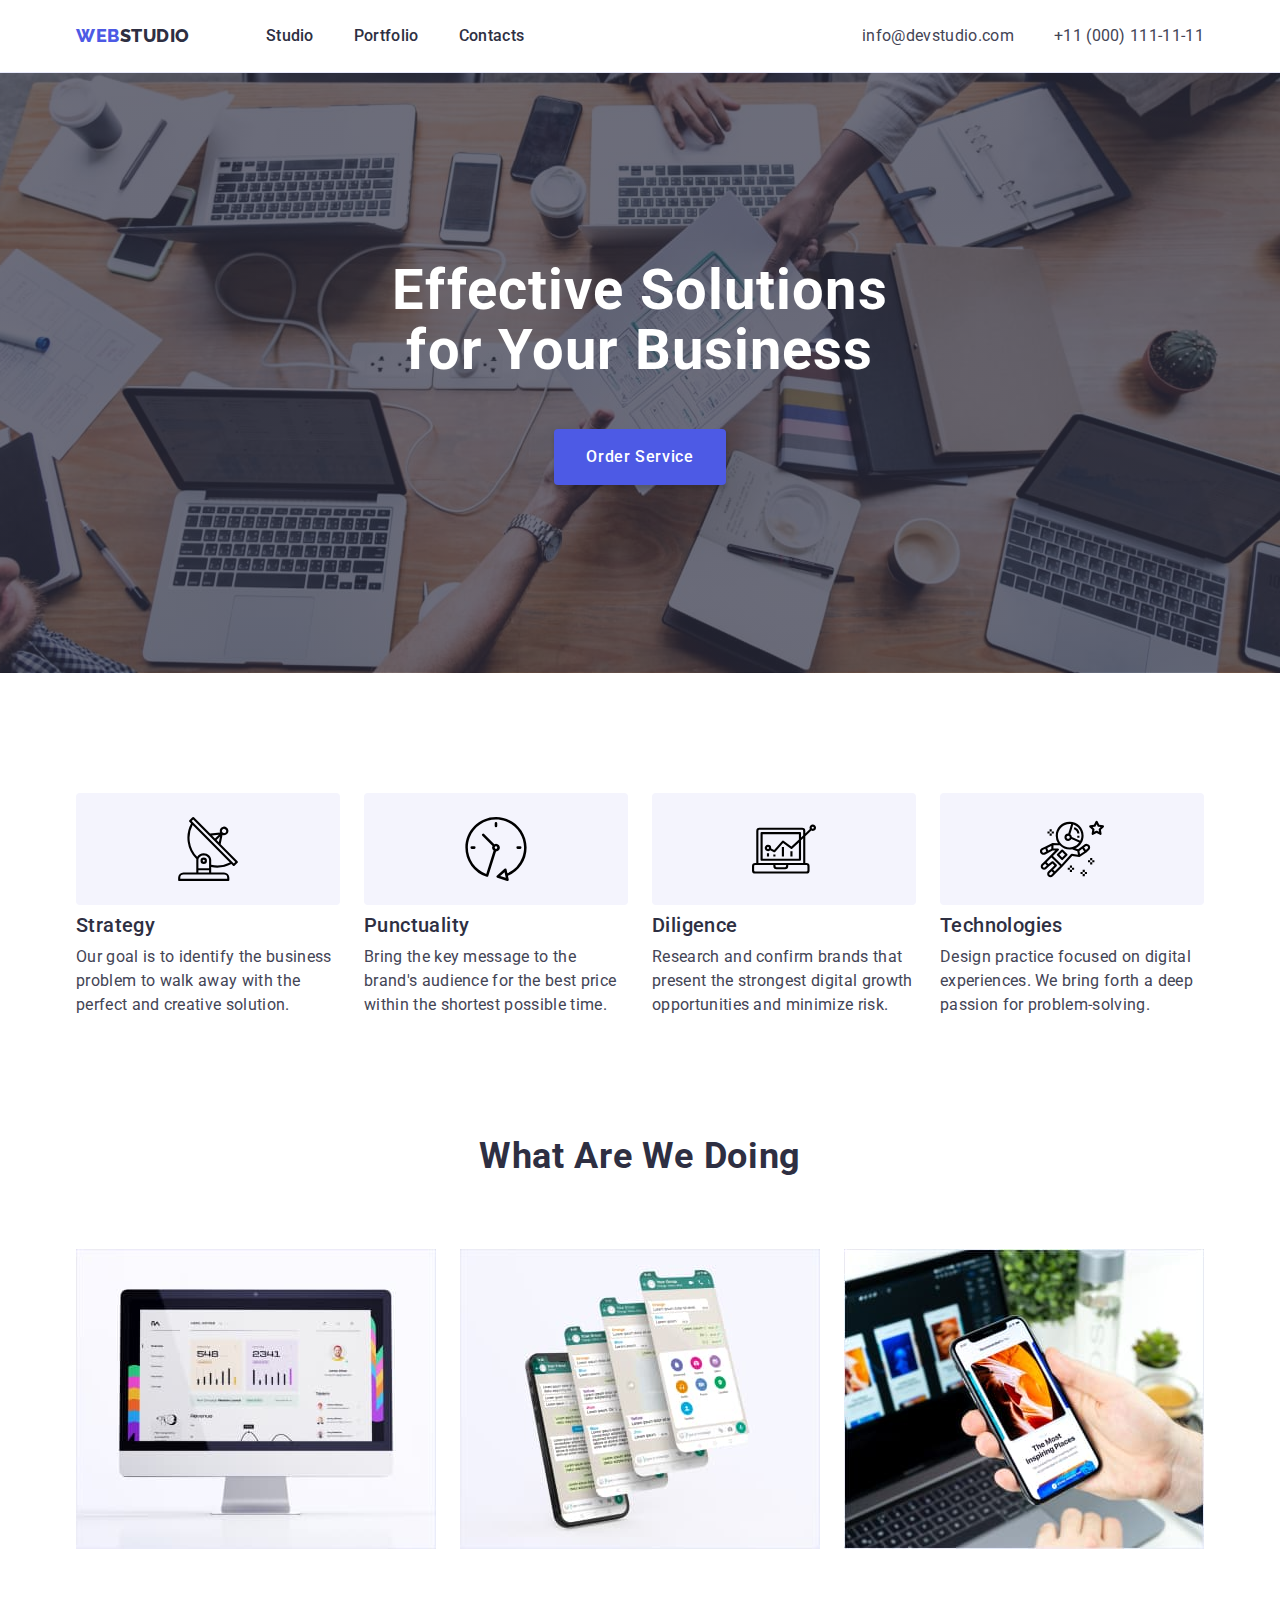
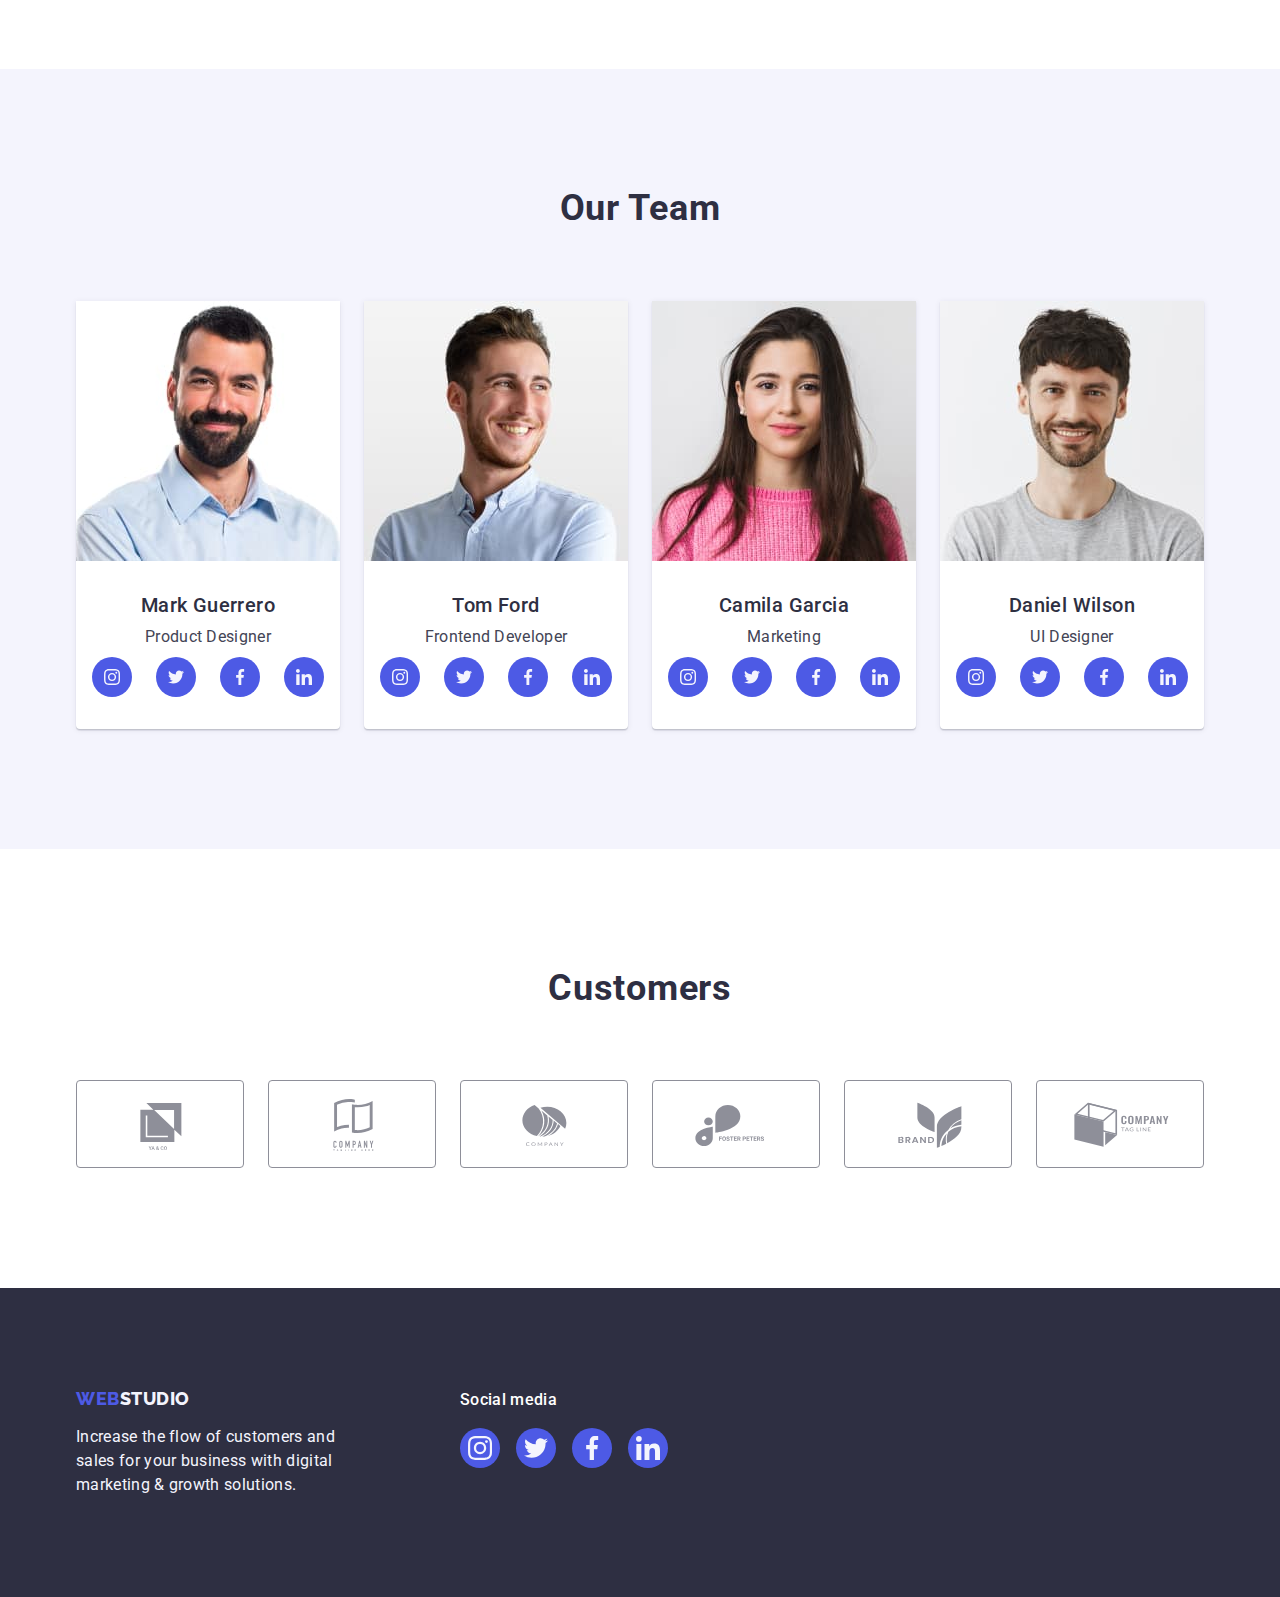
<file: index.html>
<!DOCTYPE html>
<html lang="en">
  <head>
    <meta charset="UTF-8" />
    <meta http-equiv="X-UA-Compatible" content="IE=edge" />
    <meta name="viewport" content="width=device-width, initial-scale=1.0" />
    <title>WebStudio</title>
    <link rel="preconnect" href="https://fonts.googleapis.com" />
    <link rel="preconnect" href="https://fonts.gstatic.com" crossorigin />
    <link
      href="https://fonts.googleapis.com/css2?family=Raleway:wght@800&family=Roboto:wght@400;500;700;900&display=swap"
      rel="stylesheet"
    />
    <link
      rel="stylesheet"
      href="https://cdn.jsdelivr.net/npm/modern-normalize@1.1.0/modern-normalize.min.css"
    />
    <link rel="stylesheet" href="./css/styles.css" />
  </head>
  <body>
    <!-- HEADER  -->
    <header class="page-header">
      <div class="container page-header-container">
      <nav class="page-navigation">
        <a class="logo-link logo-link-header link" href="./index.html">Web<span class="logo-part">Studio</span></a>
        <ul class="menu list">
          <li class="menu-item"><a class="menu-link link" href="./index.html">Studio</a>
          </li>
          <li class="menu-item"><a class="menu-link link" href="./portfolio.html">Portfolio</a></li>
          <li class="menu-item"><a class="menu-link link" href="">Contacts</a></li>
        </ul>
      </nav>
      <address class="address">
        <ul class="menu list">
          <li class="menu-address-mail"><a class="contact-info link" href="mailto:info@devstudio.com">info@devstudio.com</a></li>
          <li class="menu-address-tel"><a class="contact-info link" href="tel:+110001111111">+11 (000) 111-11-11</a>
          </li>
        </ul>
      </address>
    </div>
    </header>
    <!-- MAIN  -->
    <main>

      <!-- HERO  -->

      <section class="hero">
        <div class="container">
        <h1 class="main-title">Effective Solutions for Your Business</h1>
        <button class="hero-btn" type="button">Order Service</button>
      </div>
      </section>

      <!-- Benefits  -->

      <section class="section-benefits section">
        <div class="container">
        <h2 class="header-two visually-hidden">Benefits</h2>
        <ul class="benefits-section-list list">
          <li class="benefits-section-item">
            <div class="our-benefits-icon">
            <svg class="our-benefits-svg" width="64" height="64">
              <use href="./images/icons.svg#icon-antenna"></use>
            </svg>
          </div>
            <h3 class="header-three">Strategy</h3>
            <p class="description">
              Our goal is to identify the business problem to walk away with the
              perfect and creative solution.
            </p>
          </li>
          <li class="benefits-section-item">
            <div class="our-benefits-icon">
            <svg class="our-benefits-svg" width="64" height="64">
              <use href="./images/icons.svg#icon-clock"></use>
            </svg>
          </div>
            <h3 class="header-three">Punctuality</h3>
            <p class="description">
              Bring the key message to the brand's audience for the best price
              within the shortest possible time.
            </p>
          </li>
          <li class="benefits-section-item">
            <div class="our-benefits-icon">
            <svg class="our-benefits-svg" width="64" height="64">
              <use href="./images/icons.svg#icon-diagram"></use>
            </svg>
          </div>
            <h3 class="header-three">Diligence</h3>
            <p class="description">
              Research and confirm brands that present the strongest digital
              growth opportunities and minimize risk.
            </p>
          </li>
          <li class="benefits-section-item">
            <div class="our-benefits-icon">
            <svg class="our-benefits-svg" width="64" height="64">
              <use href="./images/icons.svg#icon-astronaut"></use>
            </svg>
          </div>
            <h3 class="header-three">Technologies</h3>
            <p class="description">
              Design practice focused on digital experiences. We bring forth a
              deep passion for problem-solving.
            </p>
          </li>
        </ul>
      </div>
      </section>

      <!-- OUR WORKS  -->

      <section class="section-works">
        <div class="container">
        <h2 class="header-two">What are we doing</h2>
        <ul class="section-works-list list">
          <li class="section-works-list-item">
            <img class="image-works"
              src="./images/img-1.jpg"
              alt="pictue of a computer screen"
              width="360"
              height="300"
            />
          </li>
          <li class="section-works-list-item">
            <img class="image-works"
              src="./images/img-2.jpg"
              alt="pictue of a mobile phone"
              width="360"
              height="300"
            />
          </li>
          <li class="section-works-list-item">
            <img class="image-works"
              src="./images/img-3.jpg"
              alt="pictue of a laptop and a hand holding a mobile phone"
              width="360"
              height="300"
            />
          </li>
        </ul>
      </div>
      </section>

      <!-- OUR EMPLOYEES  -->
      
      <section class="section-employees section">
        <div class="container">
        <h2 class="header-two">Our Team</h2>
        <ul class="section-employee-list list">
          <li class="section-employee-list-item">
            <img class="image-employee"
              src="./images/mark-guerrero.jpg"
              alt="picture of a male employee"
              width="264"
              height="260"
            />
            <div class="employee-card-content">
            <h3 class="header-three header-three-align">Mark Guerrero</h3>
            <p class="description description-align">Product Designer</p>
            <ul class="sm-employees-list list">
              <li class="sm-employees-list-item">
                <a class="sm-list-link" href="">
                  <svg class="sm-list-icon" width="16" height="16">
                    <use href="./images/icons.svg#icon-instagram"></use>
                  </svg>
                </a>
              </li>
              <li class="sm-employees-list-item">
                <a class="sm-list-link" href="">
                  <svg class="sm-list-icon" width="16" height="16">
                    <use href="./images/icons.svg#icon-twitter"></use>
                  </svg>
                </a>
              </li>
              <li class="sm-employees-list-item">
                <a class="sm-list-link" href="">
                  <svg class="sm-list-icon" width="16" height="16">
                    <use href="./images/icons.svg#icon-facebook"></use>
                  </svg>
                </a>
              </li>
              <li class="sm-employees-list-item">
                <a class="sm-list-link" href="">
                  <svg class="sm-list-icon" width="16" height="16">
                    <use href="./images/icons.svg#icon-linkedin"></use>
                  </svg>
                </a>
              </li>
            </ul>
          </div>
          </li>
          <li class="section-employee-list-item">
            <img class="image-employee"
              src="./images/tom-ford.jpg"
              alt="picture of a male employee"
              width="264"
              height="260"
            />
            <div class="employee-card-content">
            <h3 class="header-three header-three-align">Tom Ford</h3>
            <p class="description description-align">Frontend Developer</p>
            <ul class="sm-employees-list list">
              <li class="sm-employees-list-item">
                <a class="sm-list-link" href="">
                  <svg class="sm-list-icon" width="16" height="16">
                    <use href="./images/icons.svg#icon-instagram"></use>
                  </svg>
                </a>
              </li>
              <li class="sm-employees-list-item">
                <a class="sm-list-link" href="">
                  <svg class="sm-list-icon" width="16" height="16">
                    <use href="./images/icons.svg#icon-twitter"></use>
                  </svg>
                </a>
              </li>
              <li class="sm-employees-list-item">
                <a class="sm-list-link" href="">
                  <svg class="sm-list-icon" width="16" height="16">
                    <use href="./images/icons.svg#icon-facebook"></use>
                  </svg>
                </a>
              </li>
              <li class="sm-employees-list-item">
                <a class="sm-list-link" href="">
                  <svg class="sm-list-icon" width="16" height="16">
                    <use href="./images/icons.svg#icon-linkedin"></use>
                  </svg>
                </a>
              </li>
            </ul>
          </div>
          </li>
          <li class="section-employee-list-item">
            <img class="image-employee"
              src="./images/camila-garcia.jpg"
              alt="picture of a female employee"
              width="264"
              height="260"
            />
            <div class="employee-card-content">
            <h3 class="header-three header-three-align">Camila Garcia</h3>
            <p class="description description-align">Marketing</p>
            <ul class="sm-employees-list list">
              <li class="sm-employees-list-item">
                <a class="sm-list-link" href="">
                  <svg class="sm-list-icon" width="16" height="16">
                    <use href="./images/icons.svg#icon-instagram"></use>
                  </svg>
                </a>
              </li>
              <li class="sm-employees-list-item">
                <a class="sm-list-link" href="">
                  <svg class="sm-list-icon" width="16" height="16">
                    <use href="./images/icons.svg#icon-twitter"></use>
                  </svg>
                </a>
              </li>
              <li class="sm-employees-list-item">
                <a class="sm-list-link" href="">
                  <svg class="sm-list-icon" width="16" height="16">
                    <use href="./images/icons.svg#icon-facebook"></use>
                  </svg>
                </a>
              </li>
              <li class="sm-employees-list-item">
                <a class="sm-list-link" href="">
                  <svg class="sm-list-icon" width="16" height="16">
                    <use href="./images/icons.svg#icon-linkedin"></use>
                  </svg>
                </a>
              </li>
            </ul>
          </div>
          </li>
          <li class="section-employee-list-item">
            <img class="image-employee"
              src="./images/daniel-wilson.jpg"
              alt="picture of a male employee"
              width="264"
              height="260"
            />
            <div class="employee-card-content">
            <h3 class="header-three header-three-align">Daniel Wilson</h3>
            <p class="description description-align">UI Designer</p>
            <ul class="sm-employees-list list">
              <li class="sm-employees-list-item">
                <a class="sm-list-link" href="">
                  <svg class="sm-list-icon" width="16" height="16">
                    <use href="./images/icons.svg#icon-instagram"></use>
                  </svg>
                </a>
              </li>
              <li class="sm-employees-list-item">
                <a class="sm-list-link" href="">
                  <svg class="sm-list-icon" width="16" height="16">
                    <use href="./images/icons.svg#icon-twitter"></use>
                  </svg>
                </a>
              </li>
              <li class="sm-employees-list-item">
                <a class="sm-list-link" href="">
                  <svg class="sm-list-icon" width="16" height="16">
                    <use href="./images/icons.svg#icon-facebook"></use>
                  </svg>
                </a>
              </li>
              <li class="sm-employees-list-item">
                <a class="sm-list-link" href="">
                  <svg class="sm-list-icon" width="16" height="16">
                    <use href="./images/icons.svg#icon-linkedin"></use>
                  </svg>
                </a>
              </li>
            </ul>
          </div>
          </li>
        </ul>
      </div>
      </section>

        <!-- CUSTOMERS -->

      <section class="customers section">
        <div class="container">
        <h2 class="header-two header-two-customers-section">Customers</h2>
        <ul class="customers-list list">
                   
          <li class="customers-list-item">
              <a href="" class="customers-list-link">
              <svg class="customers-icon" width="104" height="56">
                <use href="./images/icons.svg#icon-Logo-1"></use>
              </svg>
            </a>
          </li>
              
          <li class="customers-list-item">
              <a href="" class="customers-list-link">
              <svg class="customers-icon" width="104" height="56">
                <use href="./images/icons.svg#icon-Logo-2"></use>
              </svg>
            </a>
          </li>

          <li class="customers-list-item">
              <a href="" class="customers-list-link">
              <svg class="customers-icon" width="104" height="56">
                <use href="./images/icons.svg#icon-Logo-3"></use>
              </svg>
            </a>
          </li>

          <li class="customers-list-item">
            <a href="" class="customers-list-link">
              <svg class="customers-icon" width="104" height="56">
                <use href="./images/icons.svg#icon-Logo-4"></use>
              </svg>
            </a>
          </li>
          
          <li class="customers-list-item">
           <a href="" class="customers-list-link">
              <svg class="customers-icon" width="104" height="56">
                <use href="./images/icons.svg#icon-Logo-5"></use>
              </svg>
            </a>
          </li>

          <li class="customers-list-item">
              <a href="" class="customers-list-link">
              <svg class="customers-icon" width="104" height="56">
                <use href="./images/icons.svg#icon-Logo-6"></use>
              </svg>
            </a>
             </li>
          
        </ul>
      </div>
      </section>
    </main>


    <!-- FOOTER  -->

    <footer class="footer">
      <div class="container footer-container">
        <div class="block-one-footer">
        <a class="link logo-link logo-link-footer" href="./index.html"
        >Web<span class="logo-part-footer">Studio</span></a>
      <p class="description description-footer">
        Increase the flow of customers and sales for your business with digital
        marketing & growth solutions.
      </p>
    </div>
        <div class="block-two-footer">
    <p class="social-media-footer">Social media</p>
    <ul class="sm-footer list">
      <li class="sm-footer-item">
        <a href="" class="sm-footer-link sm-list-link">
          <svg class="sm-footer-icon sm-list-icon" width="24" height="24">
            <use href="./images/icons.svg#icon-instagram"></use>
          </svg>
        </a>
      </li>
      <li class="sm-footer-item">
        <a href="" class="sm-footer-link sm-list-link">
          <svg class="sm-footer-icon sm-list-icon" width="24" height="24">
            <use href="./images/icons.svg#icon-twitter"></use>
          </svg>
        </a>
      </li>
      <li class="sm-footer-item">
        <a href="" class="sm-footer-link sm-list-link">
          <svg class="sm-footer-icon sm-list-icon" width="24" height="24">
            <use href="./images/icons.svg#icon-facebook"></use>
          </svg>
        </a>
      </li>
      <li class="sm-footer-item">
        <a href="" class="sm-footer-link sm-list-link">
          <svg class="sm-footer-icon sm-list-icon" width="24" height="24">
            <use href="./images/icons.svg#icon-linkedin"></use>
          </svg>
        </a>
      </li>
    </ul>
  </div>
  </div>
     </footer>
  </body>
</html>
</file>
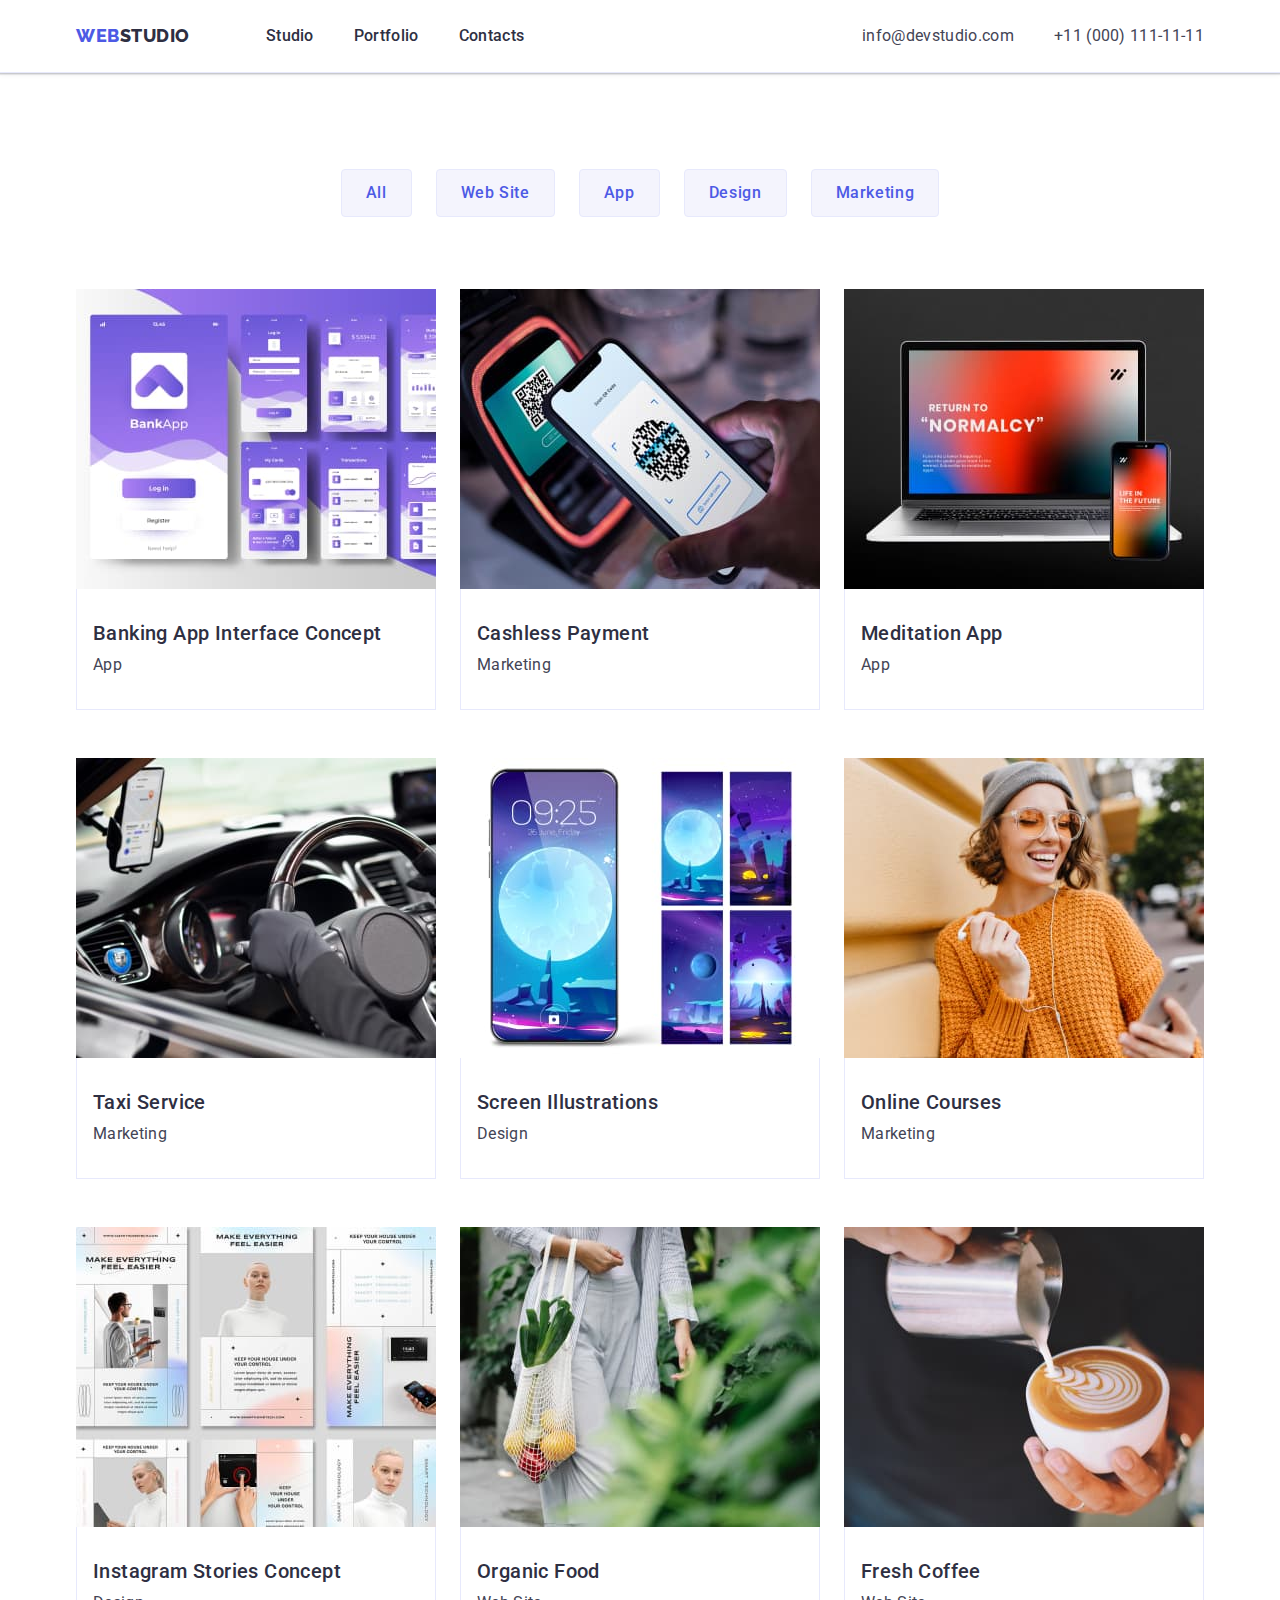
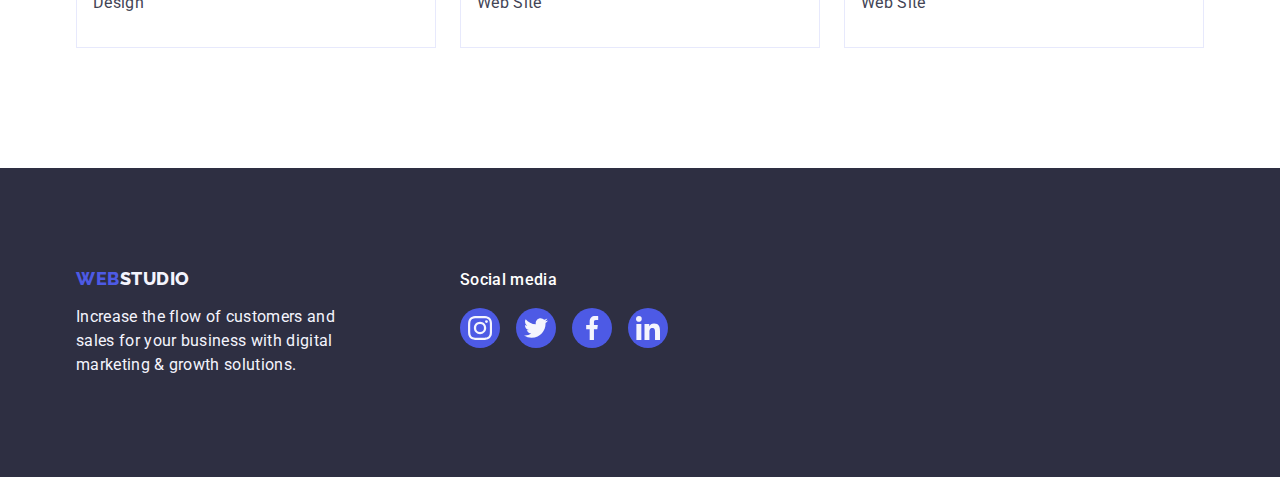
<file: portfolio.html>
<!DOCTYPE html>
<html lang="en">
  <head>
    <meta charset="UTF-8" />
    <meta http-equiv="X-UA-Compatible" content="IE=edge" />
    <meta name="viewport" content="width=device-width, initial-scale=1.0" />
    <title>Document</title>
    <link rel="preconnect" href="https://fonts.googleapis.com" />
    <link rel="preconnect" href="https://fonts.gstatic.com" crossorigin />
    <link
      href="https://fonts.googleapis.com/css2?family=Raleway:wght@800&family=Roboto:wght@400;500;700;900&display=swap"
      rel="stylesheet"
    />
    <link
      rel="stylesheet"
      href="https://cdn.jsdelivr.net/npm/modern-normalize@1.1.0/modern-normalize.min.css"
    />
    <link rel="stylesheet" href="./css/styles.css" />
  </head>
  <body>
    <!-- HEADER  -->
    <header class="page-header">
      <div class="container page-header-container">
      <nav class="page-navigation">
        <a class="logo-link logo-link-header link" href="./index.html">Web<span class="logo-part">Studio</span></a>
        <ul class="menu list">
          <li class="menu-item"><a class="menu-link link" href="./index.html">Studio</a>
          </li>
          <li class="menu-item"><a class="menu-link link" href="./portfolio.html">Portfolio</a></li>
          <li class="menu-item"><a class="menu-link link" href="">Contacts</a></li>
        </ul>
      </nav>
      <address class="address">
        <ul class="menu list">
          <li class="menu-address-mail"><a class="contact-info link" href="mailto:info@devstudio.com">info@devstudio.com</a></li>
          <li class="menu-address-tel"><a class="contact-info link" href="tel:+110001111111">+11 (000) 111-11-11</a>
          </li>
        </ul>
      </address>
    </div>
    </header>

    <!-- MAIN  -->
    <main>
      <section class="portfolio-services">
        <div class="container container-portfolio">
        <h1 class="main-title visually-hidden">Our Portfolio</h1>
          <ul class="portfolio-button-list list">
          <li class="portfolio-button-item">
            <button class="portfolio-button" type="button">All</button>
          </li>
          <li class="portfolio-button-item">
            <button class="portfolio-button" type="button">Web Site</button>
          </li>
          <li class="portfolio-button-item">
            <button class="portfolio-button" type="button">App</button>
          </li>
          <li class="portfolio-button-item">
            <button class="portfolio-button" type="button">Design</button>
          </li>
          <li class="portfolio-button-item">
            <button class="portfolio-button" type="button">Marketing</button>
          </li>
        </ul>

        <ul class="portfolio-services-list list">
          <li class="portfolio-services-list-item">
            <a class="link portfolio-link" href="">
              <img
                class="portfolio-image"
                src="./images/images-portfolio/row-1/banking-app.jpg"
                alt="visual sample of banking app"
                width="360"
                height="300"
              />
              <div class="portfolio-card-content">
              <h2 class="portfolio-heading-two">
                Banking App Interface Concept
              </h2>
              <p class="description">App</p>
            </div>
            </a>
          </li>
          <li class="portfolio-services-list-item">
            <a class="link portfolio-link" href="">
              <img
                class="portfolio-image"
                src="./images/images-portfolio/row-1/cashless-payment.jpg"
                alt="a man making payment via phone"
                width="360"
                height="300"
              />
              <div class="portfolio-card-content">
              <h2 class="portfolio-heading-two">Cashless Payment</h2>
              <p class="description">Marketing</p>
            </div>
            </a>
          </li>
          <li class="portfolio-services-list-item">
            <a class="link portfolio-link" href="">
              <img
                class="portfolio-image"
                src="./images/images-portfolio/row-1/meditation-app.jpg"
                alt="a picture of a laptop and a mobile phone"
                width="360"
                height="300"
              />
              <div class="portfolio-card-content">
              <h2 class="portfolio-heading-two">Meditation App</h2>
              <p class="description">App</p>
            </div>
            </a>
          </li>
          <li class="portfolio-services-list-item">
            <a class="link portfolio-link" href="">
              <img
                class="portfolio-image"
                src="./images/images-portfolio/row-2/taxi-service.jpg"
                alt="a picture of a steering wheel in a car"
                width="360"
                height="300"
              />
              <div class="portfolio-card-content">
              <h2 class="portfolio-heading-two">Taxi Service</h2>
              <p class="description">Marketing</p>
            </div>
            </a>
          </li>
          <li class="portfolio-services-list-item">
            <a class="link portfolio-link" href="">
              <img
                class="portfolio-image"
                src="./images/images-portfolio/row-2/screen-illustrations.jpg"
                alt="a picture showing different screen illustrations for a mobile phone"
                width="360"
                height="300"
              />
              <div class="portfolio-card-content">
              <h2 class="portfolio-heading-two">Screen Illustrations</h2>
              <p class="description">Design</p>
            </div>
            </a>
          </li>
          <li class="portfolio-services-list-item">
            <a class="link portfolio-link" href="">
              <img
                class="portfolio-image"
                src="./images/images-portfolio/row-2/online-courses.jpg"
                alt="a picture of woman holding her mobile phone"
                width="360"
                height="300"
              />
              <div class="portfolio-card-content">
              <h2 class="portfolio-heading-two">Online Courses</h2>
              <p class="description">Marketing</p>
            </div>
            </a>
          </li>
          <li class="portfolio-services-list-item">
            <a class="link portfolio-link" href="">
              <img
                class="portfolio-image"
                src="./images/images-portfolio/row-3/instagram-stories.jpg"
                alt="screenshots of instagram stories"
                width="360"
                height="300"
              />
              <div class="portfolio-card-content">
              <h2 class="portfolio-heading-two">Instagram Stories Concept</h2>
              <p class="description">Design</p>
            </div>
            </a>
          </li>
          <li class="portfolio-services-list-item">
            <a class="link portfolio-link" href="">
              <img
                class="portfolio-image"
                src="./images/images-portfolio/row-3/organic-food.jpg"
                alt="a woman carrying fresh vegetables and fruits"
                width="360"
                height="300"
              />
              <div class="portfolio-card-content">
              <h2 class="portfolio-heading-two">Organic Food</h2>
              <p class="description">Web Site</p>
            </div>
            </a>
          </li>
          <li class="portfolio-services-list-item">
            <a class="link portfolio-link" href="">
              <img
                class="portfolio-image"
                src="./images/images-portfolio/row-3/fresh-coffee.jpg"
                alt="a picture of a cup of coffee"
                width="360"
                height="300"
              />
              <div class="portfolio-card-content">
              <h2 class="portfolio-heading-two">Fresh Coffee</h2>
              <p class="description">Web Site</p>
            </div>
            </a>
          </li>
        </ul>
      </div>
      </section>
    </main>

    <!-- FOOTER  -->
    <footer class="footer">
      <div class="container footer-container">
        <div class="block-one-footer">
        <a class="link logo-link logo-link-footer" href="./index.html"
        >Web<span class="logo-part-footer">Studio</span></a>
      <p class="description description-footer">
        Increase the flow of customers and sales for your business with digital
        marketing & growth solutions.
      </p>
    </div>
        <div class="block-two-footer">
    <p class="social-media-footer">Social media</p>
    <ul class="sm-footer list">
      <li class="sm-footer-item">
        <a href="" class="sm-footer-link sm-list-link">
          <svg class="sm-footer-icon sm-list-icon" width="24" height="24">
            <use href="./images/icons.svg#icon-instagram"></use>
          </svg>
        </a>
      </li>
      <li class="sm-footer-item">
        <a href="" class="sm-footer-link sm-list-link">
          <svg class="sm-footer-icon sm-list-icon" width="24" height="24">
            <use href="./images/icons.svg#icon-twitter"></use>
          </svg>
        </a>
      </li>
      <li class="sm-footer-item">
        <a href="" class="sm-footer-link sm-list-link">
          <svg class="sm-footer-icon sm-list-icon" width="24" height="24">
            <use href="./images/icons.svg#icon-facebook"></use>
          </svg>
        </a>
      </li>
      <li class="sm-footer-item">
        <a href="" class="sm-footer-link sm-list-link">
          <svg class="sm-footer-icon sm-list-icon" width="24" height="24">
            <use href="./images/icons.svg#icon-linkedin"></use>
          </svg>
        </a>
      </li>
    </ul>
  </div>
  </div>
     </footer>

  </body>
</html>
</file>
<file: css/styles.css>
:root {
  /* text colors */
  --logo-color: #4d5ae5;
  --primary-color-heading: #2e2f42;
  --secondary-color-par: #434455;

  /* fonts  */
  --primary-font: "Roboto", sans-serif;
  --secondary-font: "Raleway", sans-serif;

  /* background colors */
  --accent-color: #404bbf;
  --background-color: #ffffff;

  --svg-icon-color: #f4f4fd;
}

/* ============= Inherited features ============= */

body {
  font-family: var(--primary-font);
  color: var(--secondary-color-par);
  background-color: var(--background-color);
}
/* ============= Default styles reset ============ */

.visually-hidden {
  position: absolute;
  width: 1px;
  height: 1px;
  margin: -1px;
  border: 0;
  padding: 0;

  white-space: nowrap;
  clip-path: inset(100%);
  clip: rect(0 0 0 0);
  overflow: hidden;
}

.list {
  list-style: none;
}

.link {
  text-decoration: none;
}

.address {
  font-style: normal;
  margin-left: auto;
}

h1,
h2,
h3,
h4,
h5,
h6,
p {
  margin-top: 0;
  margin-bottom: 0;
}

ol,
ul {
  margin-top: 0;
  margin-bottom: 0;
  padding-left: 0;
}

img {
  display: block;
}

button {
  cursor: pointer;
}

.container {
  width: 1158px;
  margin-left: auto;
  margin-right: auto;
  padding: 0px 15px;
}

.section {
  padding: 120px 0px;
}

.header-two {
  margin-bottom: 72px;
}

/* ================ Components ================== */

.header-three {
  font-weight: 500;
  font-size: 20px;
  line-height: 1.2;
  letter-spacing: 0.02em;
  color: var(--primary-color-heading);
}

.header-three-align {
  text-align: center;
  margin-bottom: 8px;
}

.description {
  font-weight: 400;
  font-size: 16px;
  line-height: 1.5;
  letter-spacing: 0.02em;
  color: var(--secondary-color-par);
}

.description-align {
  text-align: center;
  margin-bottom: 8px;
}

.description-footer {
  color: #f4f4fd;
}

.logo-part-footer {
  color: #f4f4fd;
}

.logo-link {
  font-family: var(--secondary-font);
  font-style: normal;
  font-weight: 800;
  font-size: 18px;
  line-height: 1.17;
  letter-spacing: 0.03em;
  text-transform: uppercase;
  color: var(--logo-color);
}

.logo-part {
  font-family: var(--secondary-font);
  font-style: normal;
  font-weight: 800;
  font-size: 18px;
  line-height: 1.17;
  letter-spacing: 0.03em;
  text-transform: uppercase;
  color: var(--primary-color-heading);
}

/* =============== HEADER =============== */

.page-header-container {
  display: flex;
  align-items: center;
}

.page-header {
  border-bottom: 1px solid #e7e9fc;
  box-shadow: 0px 2px 1px rgba(46, 47, 66, 0.08), 0px 1px 1px rgba(46, 47, 66, 0.16), 0px 1px 6px rgba(46, 47, 66, 0.08);
}

.page-navigation {
  display: flex;
  align-items: center;
}

.menu {
  display: flex;
  align-items: center;
}

.logo-link-header,
.menu-link,
.contact-info {
  padding: 24px 0px;
}

.logo-link-header {
  margin-right: 76px;
}

.menu-item:not(:last-child) {
  margin-right: 40px;
}

.menu-address-mail {
  margin-right: 40px;
}

.menu-link {
  display: block;
  font-weight: 500;
  font-size: 16px;
  line-height: 1.5;
  letter-spacing: 0.02em;
  color: var(--primary-color-heading);
}

.menu-link:hover,
.menu-link:focus {
  color: var(--accent-color);
}

.contact-info {
  display: block;
  font-weight: 400;
  font-size: 16px;
  line-height: 1.5;
  letter-spacing: 0.02em;
  color: var(--secondary-color-par);
}

.contact-info:hover,
.contact-info:focus {
  color: var(--accent-color);
}

/* ============ HERO ============== */

.hero {
  background-image: linear-gradient(
      rgba(46, 47, 66, 0.7),
      rgba(46, 47, 66, 0.7)
    ),
    url("../images/background-image/people-office-1.jpg");

  background-repeat: no-repeat;
  background-position: center;
  background-size: cover;
  max-width: 1440px;
  background-color: #2e2f42;
  padding: 188px 0px;
  text-align: center;
  max-width: 1440px;
  margin-left: auto;
  margin-right: auto;
}

.main-title {
  font-weight: 700;
  font-size: 56px;
  line-height: 1.07;
  letter-spacing: 0.02em;
  color: #ffffff;
  max-width: 496px;
  margin-left: auto;
  margin-right: auto;
  margin-bottom: 48px;
}

.hero-btn {
  font-family: var(--primary-font);
  background-color: #4d5ae5;
  font-weight: 500;
  font-size: 16px;
  line-height: 1.5;
  letter-spacing: 0.04em;
  color: #ffffff;

  box-shadow: 0px 4px 4px rgba(0, 0, 0, 0.15);
  border-radius: 4px;
  padding: 16px 32px;
  min-width: 169px;
  height: 56px;
  border: none;
  display: block;
  margin-left: auto;
  margin-right: auto;
}

.hero-btn:hover,
.hero-btn:focus {
  background-color: var(--accent-color);
  color: var(--background-color);
}

/* ================= BENEFITS ================= */
.benefits-section-list {
  display: flex;
}

.benefits-section-item:not(:last-child) {
  margin-right: 24px;
}

.header-three {
  margin-bottom: 8px;
}

.benefits-section-item {
  width: calc((100% - 72px) / 4);
}

.our-benefits-icon {
  display: flex;
  width: 264px;
  height: 112px;
  margin-bottom: 8px;
  background: #f4f4fd;
  border-radius: 4px;
  justify-content: center;
  align-items: center;
}

/* ==================== Our Works ==================== */
.header-two {
  font-weight: 700;
  font-size: 36px;
  line-height: 1.11;
  text-align: center;
  letter-spacing: 0.02em;
  text-transform: capitalize;
  color: var(--primary-color-heading);
}

.section-works-list {
  display: flex;
}

.section-works {
  padding-bottom: 120px;
}

.section-works-list-item:not(:last-child) {
  margin-right: 24px;
}

/* ================= Our Employees ================== */

.section-employee-list {
  display: flex;
  flex-wrap: wrap;
  gap: 24px;
}

/* .section-employee-list-item:not(:nth-child(4n)) {
  margin-right: 24px;
} */

.section-employee-list-item {
  flex-basis: calc((100% - 72px) / 4);
}

.section-employee-list-item {
  box-shadow: 0px 1px 6px rgba(46, 47, 66, 0.08),
    0px 1px 1px rgba(46, 47, 66, 0.16), 0px 2px 1px rgba(46, 47, 66, 0.08);
  border-radius: 0px 0px 4px 4px;
}

.employee-card-content {
  padding: 32px 0;
}

.section-employees {
  background-color: #f4f4fd;
}

.section-employee-list-item {
  background-color: #ffffff;
}

/* --- Components for social media logos --- */

.sm-employees-list {
  display: flex;
  justify-content: center;
  gap: 24px;
}

.sm-list-link {
  display: flex;
  width: 40px;
  height: 40px;
  border-radius: 50%;
  background-color: #4d5ae5;
  justify-content: center;
  align-items: center;
}

.sm-list-link:hover,
.sm-list-link:focus {
  background-color: #404bbf;
}

.sm-list-icon {
    fill: var(--svg-icon-color);
}


/* ====================CUSTOMERS===================== */

.header-two-customers-section {
  margin-bottom: 72px;
  line-height: 1.1; 
}

.customers-list {
  display: flex;
  justify-content: center;
  gap: 24px;
}

.customers-list-link {
  color: #8E8F99;
  display: flex;
  border: 1px solid #8E8F99;
  border-radius: 4px;
  width: 168px;
  height: 88px;
  justify-content: center;
  align-items: center;
  }

  .customers-icon {
    fill: currentColor;
  }

  .customers-list-link:hover,
  .customers-list-link:focus {
    color: #404BBF;
    border: 1px solid #404BBF;
  }


/* =================== FOOTER ================== */
.footer {
  background-color: #2e2f42;
  padding: 100px 0px;
}

.description-footer {
  max-width: 264px;
}

.logo-link-footer {
  display: inline-block;
  margin-bottom: 16px;
}

.social-media-footer {
  font-family: var(--primary-font);
  font-style: normal;
  font-weight: 500;
  font-size: 16px;
  line-height: 1.5;
  letter-spacing: 0.02em;
  color: white;
  margin-bottom: 16px;
}

.sm-footer {
  display: flex;
  justify-content: center;
  gap: 16px;
} 

.footer-container {
  display: flex;
  align-items: baseline;
}

.block-one-footer {
  margin-right: 120px;
}

.sm-footer-link:hover,
.sm-footer-link:focus {
  background-color: #31D0AA;
}

.sm-footer-icon {
  fill: var(--svg-icon-color);
}

/* *************** PORTFOLIO PAGE **************** */

.portfolio-services {
  padding-top: 96px;
  padding-bottom: 120px;
}

.portfolio-button-list {
  display: flex;
  margin-bottom: 72px;
  justify-content: center;
}

.portfolio-button {
  font-family: var(--primary-font);
  background-color: #f4f4fd;
  font-weight: 500;
  font-size: 16px;
  line-height: 1.5;
  display: flex;
  align-items: center;
  text-align: center;
  letter-spacing: 0.04em;
  color: #4d5ae5;
  height: 48px;
  min-width: 69px;

  border: 1px solid #e7e9fc;
  border-radius: 4px;
  padding: 12px 24px;
}

.portfolio-button-item:not(:last-child) {
  margin-right: 24px;
}

.portfolio-button:hover,
.portfolio-button:focus {
  background-color: var(--accent-color);
  color: var(--background-color);
  box-shadow: 0px 3px 1px rgba(0, 0, 0, 0.1), 0px 2px 1px rgba(0, 0, 0, 0.08),
    0px 2px 2px rgba(0, 0, 0, 0.12);
  border-radius: 4px;
  border: 1px solid transparent;
}

.portfolio-heading-two {
  font-weight: 500;
  font-size: 20px;
  line-height: 1.2;
  letter-spacing: 0.02em;
  color: var(--primary-color-heading);
}

.portfolio-services-list {
  display: flex;
  flex-wrap: wrap;
  row-gap: 48px;
  column-gap: 24px;
}

.portfolio-services-list-item {
   flex-basis: calc((100% - 48px) / 3);
}

.portfolio-card-content {
  padding: 32px 16px;
  border: 1px solid #e7e9fc;
  border-top: none;
}

.portfolio-link {
  display: block;
}

.portfolio-link:hover,
.portfolio-link:focus {
  box-shadow: 0px 1px 6px rgba(46, 47, 66, 0.08),
    0px 1px 1px rgba(46, 47, 66, 0.16), 0px 2px 1px rgba(46, 47, 66, 0.08);
}

.portfolio-heading-two {
  margin-bottom: 8px;
}
</file>
